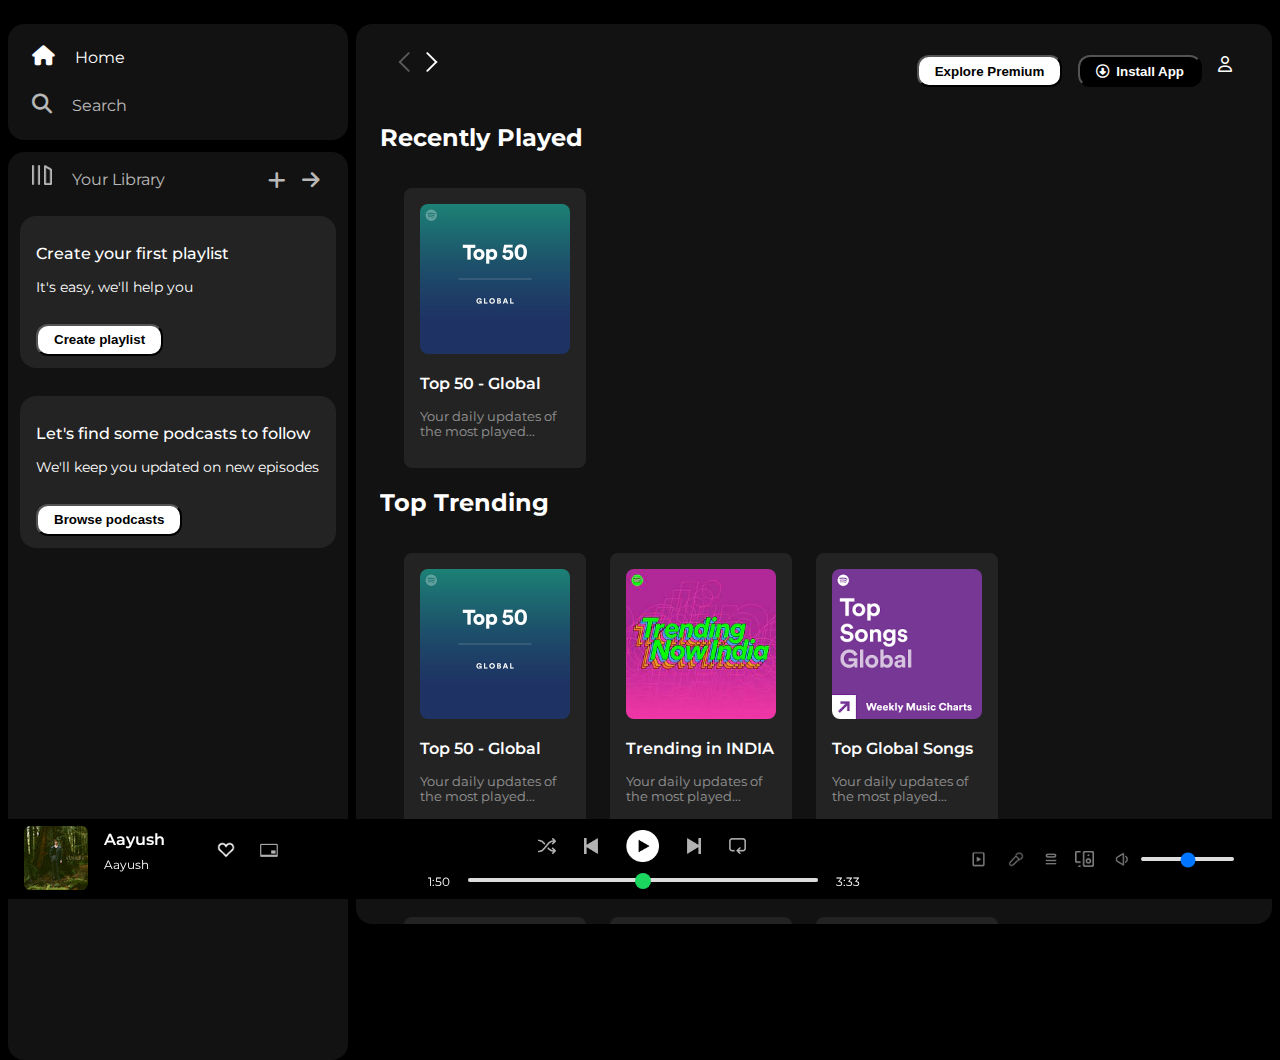
<file: index.html>
<!DOCTYPE html>
<html lang="en">
<head>
    <meta charset="UTF-8">
    <meta name="viewport" content="width=device-width, initial-scale=1.0">
    <link rel="icon" href="./assets/logo.png">
    <link rel="stylesheet" href="https://cdnjs.cloudflare.com/ajax/libs/font-awesome/6.4.0/css/all.min.css">
    <title>Spotify - Web player: Music for everyone</title>
    <link rel="stylesheet" href="Clone1.css">
    <link rel="preconnect" href="https://fonts.googleapis.com">
    <link rel="preconnect" href="https://fonts.gstatic.com" crossorigin>
    <link href="https://fonts.googleapis.com/css2?family=Borel&family=Montserrat:wght@300;400;500;600;700&display=swap" rel="stylesheet">

</head>
<body>
    <div class="main">
        <div class="sidebar">
            <div class="nav">
                <div class="nav-options" style="opacity: 1;">
                    <i class="fa-solid fa-house"></i>
                    <a href="#">Home</a>
                </div>
                <div class="nav-options">
                    <i class="fa-solid fa-magnifying-glass"></i>
                    <a href="#">Search</a>
                </div>
            </div>
            
            <div class="library">
                <div class="options">
                    <div class="lib-options nav-options">
                        <img src="./assets/library_icon.png">
                        <a href="#">Your Library</a>
                    </div>
                    <div class="icons">
                        <i class="fa-solid fa-plus"></i>

                        <i class="fa-solid fa-arrow-right"></i>
                    </div>
                </div>
                <div class="lib-boxes">
                    <div class="box">
                        <p class="box-p1">Create your first playlist</p>
                        <p class="box-p2">It's easy, we'll help you</p>
                        <button class="badge">Create playlist</button>
                    </div>
                    <div class="box">
                        <p class="box-p1">Let's find some podcasts to follow</p>
                        <p class="box-p2">We'll keep you updated on new episodes</p>
                        <button class="badge">Browse podcasts</button>
                    </div>
                </div>
            </div>
        </div>
        <div class="main-content">
            <div class="sticky-nav">
                <div class="sticky-nav-icons">
                    <img src="./assets/backward_icon.png" class="show">
                    <img src="./assets/forward_icon.png" class="hide">
                </div>
                <div class="sticky-nav-options">
                    <button class="badge hide">Explore Premium</button>
                    <button class="badge dark-badge"><i class="fa-regular fa-circle-down" style="margin-right: 7px ;"></i>Install App</button>
                    <i class="fa-regular fa-user" class="down"></i>
                </div>
                
            </div>
            <h2>Recently Played</h2>
            <div class="cards-container">
                <div class="card">
                    <img src="./assets/img2.jpg" class="card-image">
                    <p class="card-title">Top 50 - Global</p>
                    <p class="card-info">Your daily updates of the most played...</p>
                </div>
            </div>
            <h2>Top Trending</h2>
            <div class="cards-container">
                <div class="card">
                    <img src="./assets/img2.jpg" class="card-image">
                    <p class="card-title">Top 50 - Global</p>
                    <p class="card-info">Your daily updates of the most played...</p>
                </div>
                <div class="card">
                    <img src="./assets/img3.jpg" class="card-image">
                    <p class="card-title">Trending in INDIA</p>
                    <p class="card-info">Your daily updates of the most played...</p>
                </div>
                <div class="card">
                    <img src="./assets/img5.png" class="card-image">
                    <p class="card-title">Top Global Songs</p>
                    <p class="card-info">Your daily updates of the most played...</p>
                </div>
            </div>
            <h2>Featured Charts</h2>
            <div class="cards-container">
                <div class="card">
                    <img src="./assets/img2.jpg" class="card-image">
                    <p class="card-title">Top 50 - Global</p>
                    <p class="card-info">Your daily updates of the most played...</p>
                </div>
                <div class="card">
                    <img src="./assets/img3.jpg" class="card-image">
                    <p class="card-title">Trending in INDIA</p>
                    <p class="card-info">Your daily updates of the most played...</p>
                </div>
                <div class="card">
                    <img src="./assets/img5.png" class="card-image">
                    <p class="card-title">Top Global Songs</p>
                    <p class="card-info">Your daily updates of the most played...</p>
                </div>
            </div>
            <div class="footer">
                <div class="line"></div>
            </div>
        </div>
        
        <div class="music-player">
            <div class="album">
                <img src="./assets/album_picture.jpeg" class="pic-album" style="margin-top: 1.25rem;">
                <span class="name-song">Aayush</span>
                <p class="desc-song">Aayush</p>
                <img src="./assets/album_icon1.png" class="icon1" class="icon-img"> 
                <img src="./assets/album_icon2.png" class="icon2" style="height: 2rem;">
            </div>
            



            <div class="player">
                <div class="player-control">
                    <img src="./assets/player_icon1.png" class="player-control-icon">
                    <img src="./assets/player_icon2.png" class="player-control-icon">
                    <img src="./assets/player_icon3.png" class="player-control-icon " style="height: 2rem; opacity: 1;">
                    <img src="./assets/player_icon4.png" class="player-control-icon">
                    <img src="./assets/player_icon5.png" class="player-control-icon">
                </div>
                <div class="playback-bar">

                    <span class="curr-time">1:50</span>
                    <input type="range" class="progress-bar" min="0" max="100" step="1" >
                    <span class="tot-time">3:33</span>

                </div>
            </div>
            <div class="controls">
                <img src="./assets/controls_icon1.png" class="controls-img1" style="height: 2rem;">
                <img src="./assets/controld_icon2.png" class="controls-img2" style="height: 2rem;">
                <img src="./assets/controls_icon3.png"class="controls-img3" style="height: 1rem;">
                <img src="./assets/controls_icon4.png" class="controls-img4" style="height: 1rem;">
                <img src="./assets/controls_icon5.png" class="controls-img5" style="height: 2rem;">
                <input type="range" class="volume" min="0" max="100" step="1">
            </div>
        </div>
    </div>
</body>
</html>
</file>
<file: Clone1.css>
body{
    font-family: 'Borel', cursive;
    font-family: 'Montserrat', sans-serif;
    color: white;
    background-color: black;
    margin: 0;
    overflow: hidden;
}
.main{
    display: flex;
    padding: 0.5rem;
    margin-top: 1rem;
    height: 100vh;
}
.sidebar{
    background-color: black;
    width: 340px;
    border-radius: 1rem;
    margin-right: 0.5rem;
    

}
.main-content{
    background-color: #121212;
    flex: 1 ;
    border-radius: 1rem;
    overflow: scroll;
    padding: 0 1.5rem;
}
.music-player{
    background-color:black;
    bottom: 1px;
    position: fixed;
    width: 100%;
    height: 80px;
}
a{
    text-decoration: none;
    color: white;
}
.nav{
    background-color: #121212;
    border-radius: 1rem;
    display: flex;
    flex-direction: column;
    justify-content: center;
    height: 100px;
    padding: 0.5rem 0.75rem;
}
.nav-options{
    line-height: 2.5rem;
    opacity: 0.7;
    padding: 0.25rem 0.75rem;
}
.nav-options:hover{
    line-height: 2.5rem;
    opacity: 1;
}
.nav-options i{
    font-size: 1.25rem;
}
.nav-options a{
    font-size: 1rem;
    margin-left: 1rem;
}
.library{
    background-color: #121212;
    border-radius: 1rem;
    height: 100%;
    margin-top: 0.75rem;
    padding: 0.25rem 0.75rem;

}
.options{
    display: flex;
    justify-content: space-between;
    align-items: center;
}
.lib-options img{
    height: 1.25rem;
    width: 1.25rem;
}

.lib-options a{
    margin-left: 1rem;
}
.icons{
    font-size: 1.25rem;
    
    display: flex;
}
.icons i{
    margin-right: 1rem;
    opacity: 0.7;
    /* opacity: 1; */
}
.icons i:hover{
    opacity: 1;
}
.box{
    height: 8rem;
    background-color: #232323;
    border-radius: 1rem;
    margin: 0.75rem 0 1.75rem 0;
    padding: 0.75rem 1rem;
}
.box-p1{
    font-size: 1rem;
    font-weight: 500;
}
.box-p2{
    font-size: 0.85rem;
}
.badge{
    background-color: white;
    border-radius: 0.75rem;
    padding: 0.25rem 1rem;
    font-weight: 600;
    height: 2rem;
    margin-top: 0.95rem;
    width: fit-content;
}

.sticky-nav{
    display: flex;
    position: sticky;
    top:0;
    background-color: #121212;
    justify-content: space-between;
    align-items: center;
    padding: 1rem 0 1rem 0;
    z-index: 10;
}
.sticky-nav-icons img{
    height: 1.5rem;
}
.sticky-nav-icons{
    margin-left: 0.75rem;
}
.sticky-nav-options{
    display: flex;
    justify-content:center;
    align-items: center;
    margin-right: 1rem;
}

.sticky-nav-options button{
    margin-right: 1rem;
}

.dark-badge{
    background-color: black;
    color: white;
}
.show{
    opacity: 0.3;
}
@media(max-width:1000px){
    .hide{
        display: none;
    }
    .show{
        opacity: 1;
    }
}
.card{
    background-color: #232323;
    width: 150px;
    border-radius: 0.5rem;
    margin-left: 1.5rem;
    padding: 1rem;
    margin-top: 1rem;

}
.card-title{
    font-weight: 600;
}
.card-info{
    opacity: 0.5;
    font-size: 0.80rem;
}
.cards-container{
    display: flex;
    flex-wrap: wrap;
}
.card-image{
    width: 100%;
    border-radius: 0.5rem;
}
.footer{
    
    height: 250px;
    display: flex;
    align-items: center;
    justify-content: center;
}
.line{
    width: 90%;
    height: 30%;
    border-top: 2px solid white;
    opacity: 0.4;
}
.music-player{
    display: flex;
    justify-content: space-between;
    align-items: center;
}
.album{
    width: 25%;
}
.controls{
    width: 25%;
}
.player-control-icon{
    height: 1rem;
    margin-right: 1.75rem;
    opacity: 0.7;
}
.player-control-icon:hover{
    opacity: 1;
}
.player-control{
    display: flex;
    justify-content: center;
    align-items: center;
    margin-left: 1.5rem;
}
.playback-bar{
    display: flex;
    justify-content: center;
    align-items: center;
}

.progress-bar{
    width: 350px;
    margin-top: 0.75rem;
    appearance: none;
    background-color: #232323;
    cursor: pointer;
}
.progress-bar::-webkit-slider-runnable-track{
    background-color: #ddd;
    border-radius: 100px;
    height: 0.2rem;
}
.progress-bar::-webkit-slider-thumb{
    appearance: none;
    height: 1rem;
    width: 1rem;
    background-color: #1bd760;
    border-radius: 50%;
    margin-top: -5px;
}
.curr-time{
    margin-top: 0.75rem;
    font-size: 12px;
    padding: 0 1rem 0 1rem;
}
.tot-time{
    margin-top: 0.75rem;
    font-size: 12px;
    padding: 0 1rem 0 1rem;
}

.pic-album{
    display: flex;
    float: left;
    margin: 0 1rem 0 1rem;
    border-radius: 10%;
    justify-content: center; 
    margin-top: 0.25rem;

}

.name-song{
    display: flex;
    margin-top: 1.5rem;
    margin-left: 0.5rem;
    font-weight: 600;
    float: bottom;
}
.desc-song{
    margin-top: 1rem;
    margin-left: 1rem;
    font-size: 12px;
    margin-top: 0.5rem;
}
.album{
    /* display: flex; */
    justify-content: center;
    align-items: center;
}
.icon1{
    display: inline flex;
    flex-direction: column;
    height: 20px;
    justify-content: center;
    align-items: center;
    margin:-3rem 1rem 3rem 7rem;
    
}
.icon2{
    margin:-3rem 0 2.5rem 0;
}
 
.controls{
    height: 10px;
    display: flex;
    align-items: center;
    padding-right: 0.5rem;
}

.controls-img1{
    padding: 0.5rem;
    opacity: 0.8;
}
.controls-img2{
    padding: 0.5rem;
    opacity: 0.7;

}
.controls-img3{
    padding: 0.5rem;
    opacity: 0.5;

}
.controls-img4{
    padding: 0.5rem;
    opacity: 0.5;

}
.controls-img5{
    padding: 0.5rem;
    opacity: 0.7;

}
.controls img:hover{
    opacity: 1.5;
}
.volume{
    width: 93px;
    cursor: pointer;


}
.volume::-webkit-slider-runnable-track{
    background-color: #ddd;
    border-radius: 100px;
    height: 0.2rem;
}
.volume::-webkit-slider-thumb{
    appearance: none;
    height: 1rem;
    width: 1rem;
    background-color:green;
    border-radius: 50%;
    margin-top: -5px;
}
</file>
